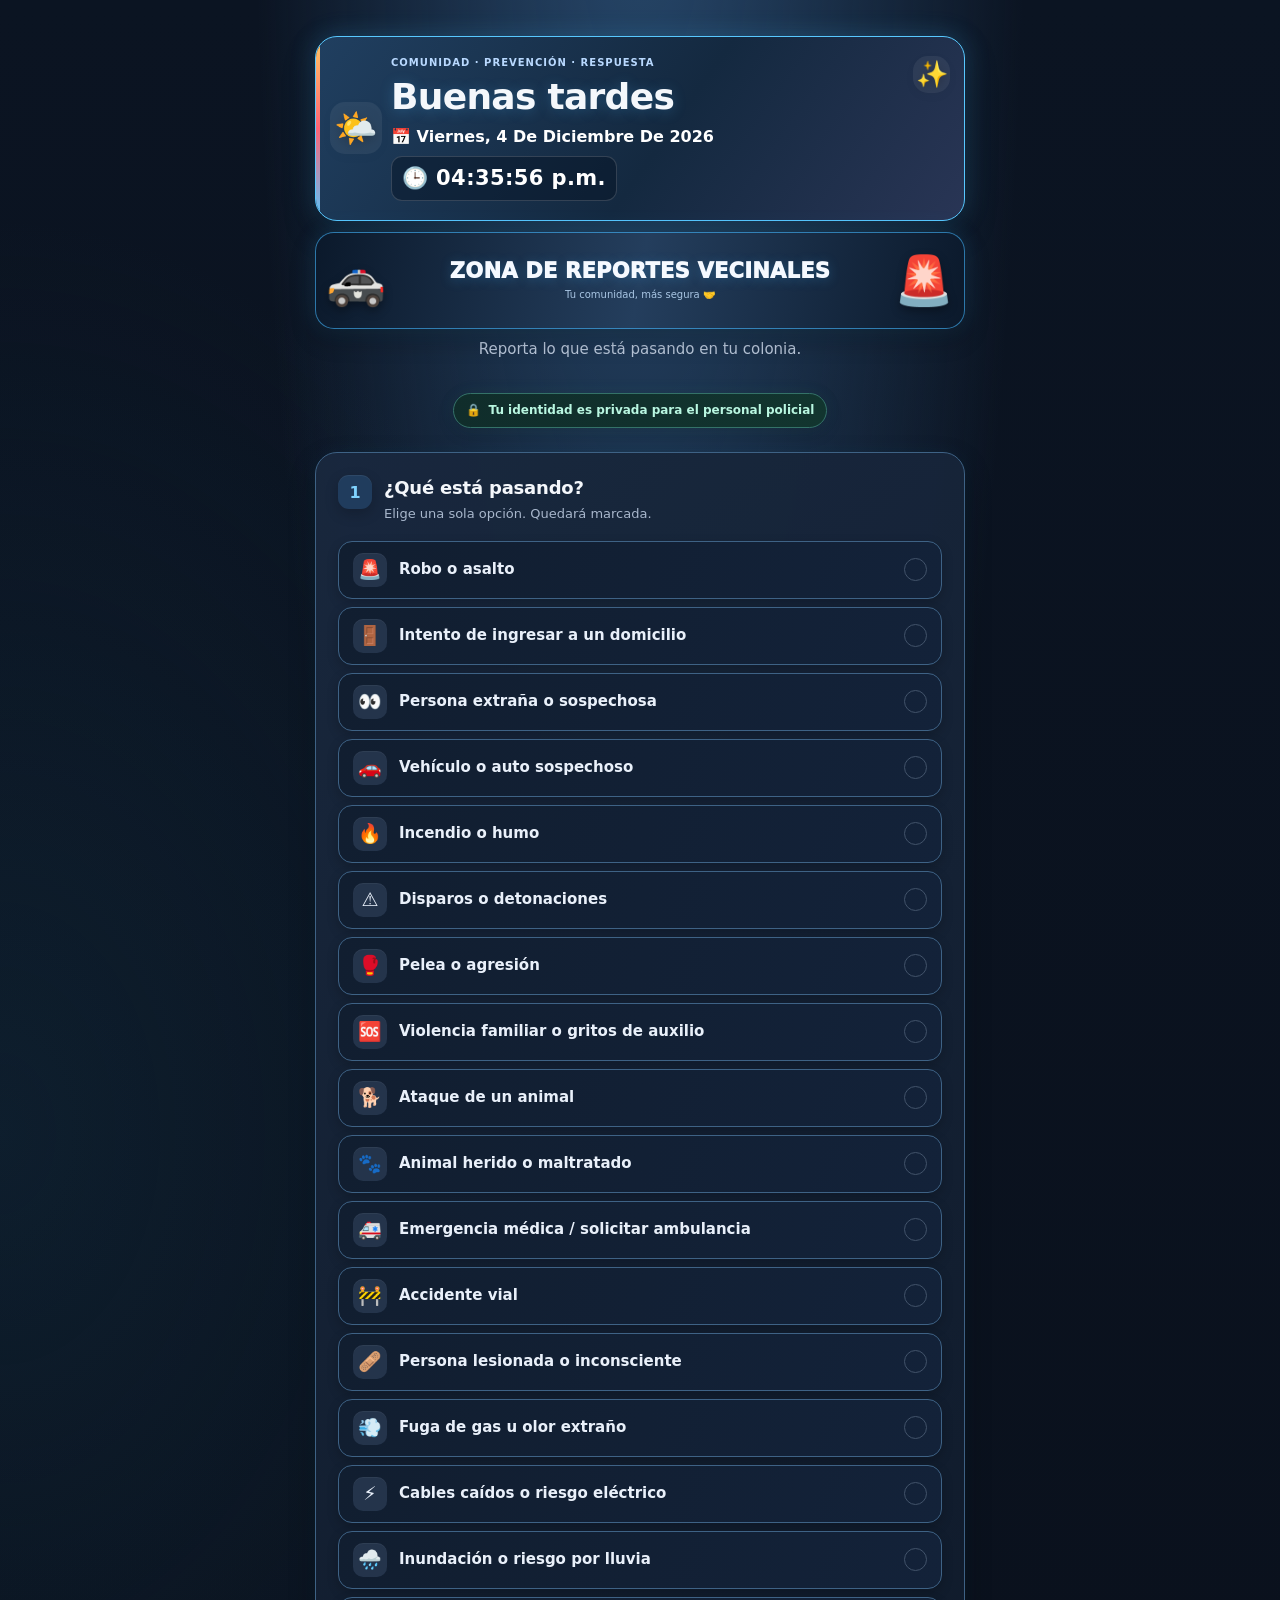
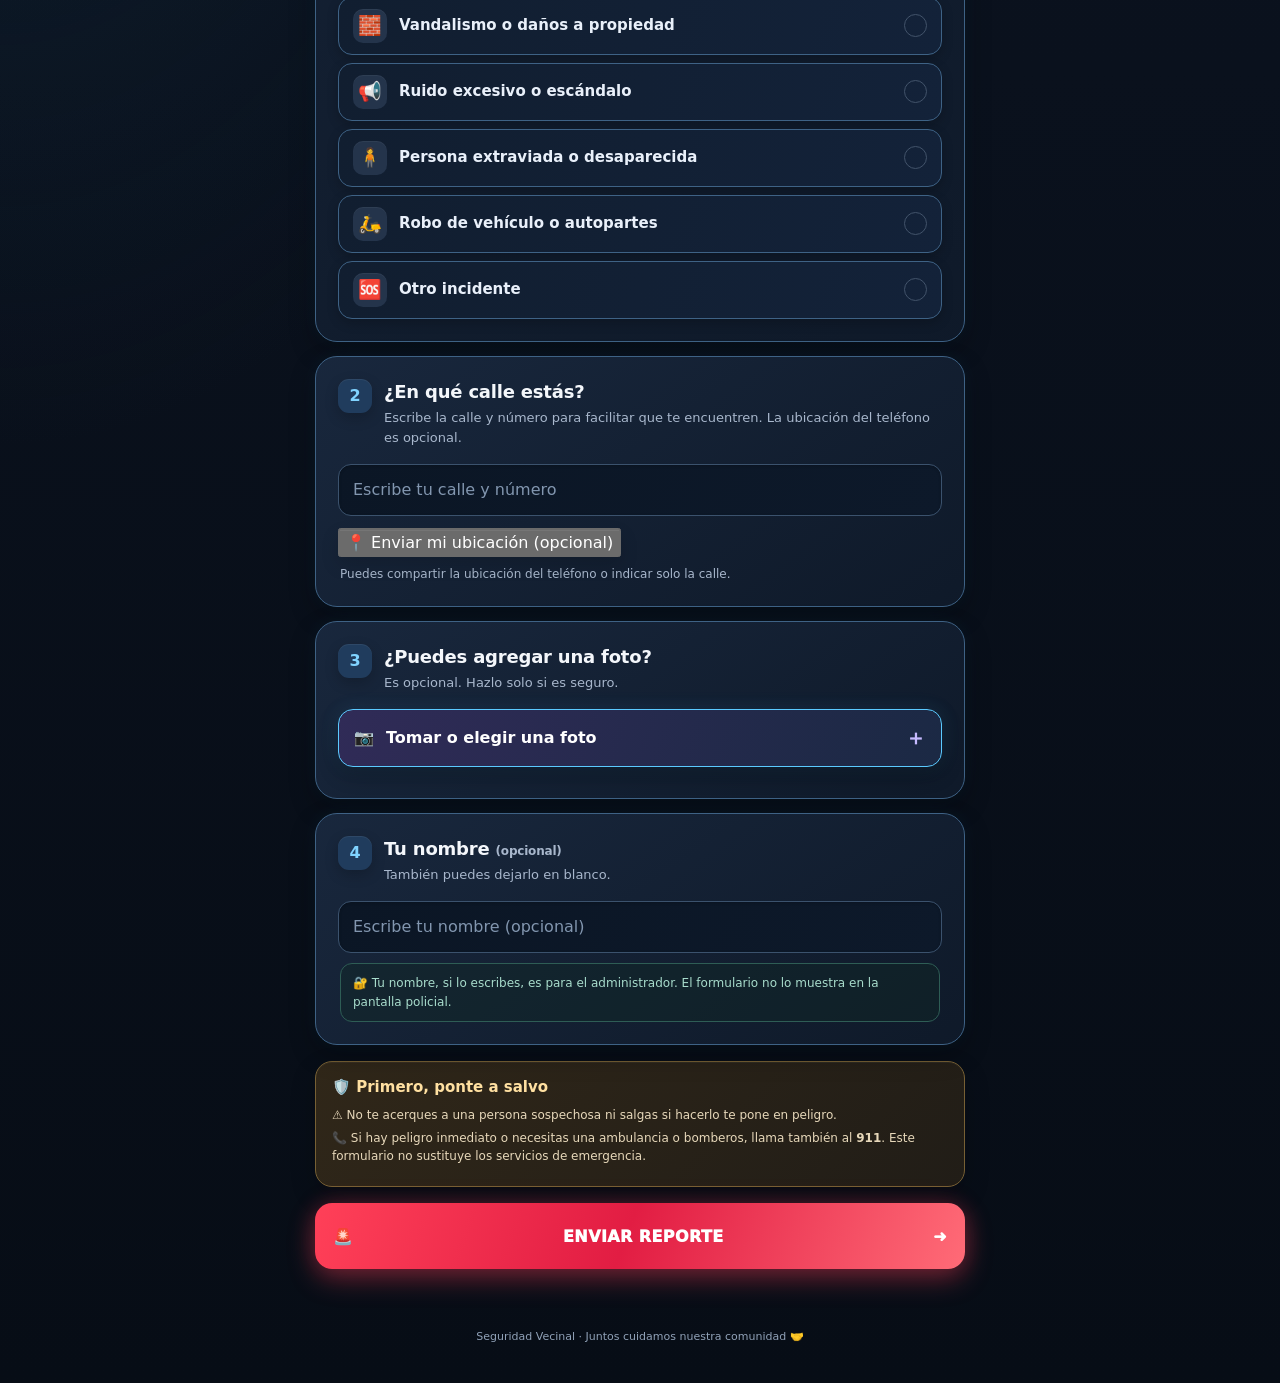
<file: index.html>
<!DOCTYPE html>
<html lang="es">
<head>
  <meta charset="UTF-8">
  <meta name="viewport" content="width=device-width, initial-scale=1, viewport-fit=cover">
  <meta name="theme-color" content="#101827">
  <title>Seguridad Vecinal | Reporte</title>
  <link rel="stylesheet" href="css/estilos.css?v=20261020-2">
</head>
<body>
  <main class="contenedor">
    <header class="hero">
      <section class="saludo-banner" aria-label="Saludo y fecha actual">
        <span id="emojiSaludo" class="emoji-hora" aria-hidden="true">🌤️</span>
        <div class="saludo-textos">
          <p class="eyebrow">COMUNIDAD · PREVENCIÓN · RESPUESTA</p>
          <h1 id="saludo">Buenas tardes</h1>
          <p id="fechaActual" class="fecha-actual">Cargando fecha…</p>
          <p id="horaActual" class="hora-actual" aria-live="off">🕒 Cargando hora…</p>
        </div>
        <span id="emojiClima" class="emoji-hora emoji-secundario" aria-hidden="true">✨</span>
      </section>
      <section class="titulo-banner" aria-label="Reportes vecinales">
        <span class="vehiculo-animado patrulla" aria-hidden="true">🚓</span>
        <div><h2>ZONA DE REPORTES VECINALES</h2><p>Tu comunidad, más segura 🤝</p></div>
        <span class="vehiculo-animado torreta" aria-hidden="true">🚨</span>
      </section>
      <p class="subtitulo">Reporta lo que está pasando en tu colonia.</p>
      <div class="confianza"><span>🔒</span> Tu identidad es privada para el personal policial</div>
    </header>

    <section class="panel">
      <div class="paso"><span>1</span><div><h2>¿Qué está pasando?</h2><p>Elige una sola opción. Quedará marcada.</p></div></div>
      <div class="tipos" id="tipos" role="group" aria-label="Tipo de reporte">
        <button type="button" class="tipo" data-tipo="Robo o asalto"><span class="emoji">🚨</span><span>Robo o asalto</span><span class="marca">✓</span></button>
        <button type="button" class="tipo" data-tipo="Intento de ingresar a un domicilio"><span class="emoji">🚪</span><span>Intento de ingresar a un domicilio</span><span class="marca">✓</span></button>
        <button type="button" class="tipo" data-tipo="Persona extraña o sospechosa"><span class="emoji">👀</span><span>Persona extraña o sospechosa</span><span class="marca">✓</span></button>
        <button type="button" class="tipo" data-tipo="Vehículo o auto sospechoso"><span class="emoji">🚗</span><span>Vehículo o auto sospechoso</span><span class="marca">✓</span></button>
        <button type="button" class="tipo" data-tipo="Incendio o humo"><span class="emoji">🔥</span><span>Incendio o humo</span><span class="marca">✓</span></button>
        <button type="button" class="tipo" data-tipo="Disparos o detonaciones"><span class="emoji">⚠️</span><span>Disparos o detonaciones</span><span class="marca">✓</span></button>
        <button type="button" class="tipo" data-tipo="Pelea o agresión"><span class="emoji">🥊</span><span>Pelea o agresión</span><span class="marca">✓</span></button>
        <button type="button" class="tipo" data-tipo="Violencia familiar o gritos de auxilio"><span class="emoji">🆘</span><span>Violencia familiar o gritos de auxilio</span><span class="marca">✓</span></button>
        <button type="button" class="tipo" data-tipo="Ataque de un animal"><span class="emoji">🐕</span><span>Ataque de un animal</span><span class="marca">✓</span></button>
        <button type="button" class="tipo" data-tipo="Animal herido o maltratado"><span class="emoji">🐾</span><span>Animal herido o maltratado</span><span class="marca">✓</span></button>
        <button type="button" class="tipo" data-tipo="Emergencia médica / solicitar ambulancia"><span class="emoji">🚑</span><span>Emergencia médica / solicitar ambulancia</span><span class="marca">✓</span></button>
        <button type="button" class="tipo" data-tipo="Accidente vial"><span class="emoji">🚧</span><span>Accidente vial</span><span class="marca">✓</span></button>
        <button type="button" class="tipo" data-tipo="Persona lesionada o inconsciente"><span class="emoji">🩹</span><span>Persona lesionada o inconsciente</span><span class="marca">✓</span></button>
        <button type="button" class="tipo" data-tipo="Fuga de gas u olor extraño"><span class="emoji">💨</span><span>Fuga de gas u olor extraño</span><span class="marca">✓</span></button>
        <button type="button" class="tipo" data-tipo="Cables caídos o riesgo eléctrico"><span class="emoji">⚡</span><span>Cables caídos o riesgo eléctrico</span><span class="marca">✓</span></button>
        <button type="button" class="tipo" data-tipo="Inundación o riesgo por lluvia"><span class="emoji">🌧️</span><span>Inundación o riesgo por lluvia</span><span class="marca">✓</span></button>
        <button type="button" class="tipo" data-tipo="Vandalismo o daños a propiedad"><span class="emoji">🧱</span><span>Vandalismo o daños a propiedad</span><span class="marca">✓</span></button>
        <button type="button" class="tipo" data-tipo="Ruido excesivo o escándalo"><span class="emoji">📢</span><span>Ruido excesivo o escándalo</span><span class="marca">✓</span></button>
        <button type="button" class="tipo" data-tipo="Persona extraviada o desaparecida"><span class="emoji">🧍</span><span>Persona extraviada o desaparecida</span><span class="marca">✓</span></button>
        <button type="button" class="tipo" data-tipo="Robo de vehículo o autopartes"><span class="emoji">🛵</span><span>Robo de vehículo o autopartes</span><span class="marca">✓</span></button>
        <button type="button" class="tipo" data-tipo="Otro incidente"><span class="emoji">🆘</span><span>Otro incidente</span><span class="marca">✓</span></button>
      </div>
      <input type="hidden" id="tipoSeleccionado" value="">
    </section>

    <section class="panel">
      <div class="paso"><span>2</span><div><h2>¿En qué calle estás?</h2><p>Escribe la calle y número para facilitar que te encuentren. La ubicación del teléfono es opcional.</p></div></div>
      <input type="text" id="calle" placeholder="Escribe tu calle y número" autocomplete="street-address" maxlength="200">
      <button type="button" id="btnUbicacion" class="grande">📍 Enviar mi ubicación (opcional)</button>
      <p id="estadoUbicacion" class="estado" role="status">Puedes compartir la ubicación del teléfono o indicar solo la calle.</p>
    </section>

    <section class="panel">
      <div class="paso"><span>3</span><div><h2>¿Puedes agregar una foto?</h2><p>Es opcional. Hazlo solo si es seguro.</p></div></div>
      <input type="file" id="inputFoto" accept="image/*" capture="environment" hidden>
      <button type="button" id="btnFoto" class="accion foto">📷 <span>Tomar o elegir una foto</span><b>＋</b></button>
      <img id="miniatura" alt="Vista previa de la foto" hidden>
      <p id="estadoFoto" class="estado"></p>
    </section>

    <section class="panel">
      <div class="paso"><span>4</span><div><h2>Tu nombre <small>(opcional)</small></h2><p>También puedes dejarlo en blanco.</p></div></div>
      <input type="text" id="nombre" placeholder="Escribe tu nombre (opcional)" autocomplete="name" maxlength="100">
      <p class="privacidad">🔐 Tu nombre, si lo escribes, es para el administrador. El formulario no lo muestra en la pantalla policial.</p>
    </section>

    <section class="seguridad">
      <h3>🛡️ Primero, ponte a salvo</h3>
      <p>⚠️ No te acerques a una persona sospechosa ni salgas si hacerlo te pone en peligro.</p>
      <p>📞 Si hay peligro inmediato o necesitas una ambulancia o bomberos, llama también al <strong>911</strong>. Este formulario no sustituye los servicios de emergencia.</p>
    </section>

    <button type="button" id="btnEnviar" class="enviar"><span>🚨</span><span>ENVIAR REPORTE</span><span>➜</span></button>
    <p id="resultado" class="resultado" role="status" aria-live="polite"></p>
    <footer>Seguridad Vecinal · Juntos cuidamos nuestra comunidad 🤝</footer>
  </main>
  <script src="js/config.js?v=20261014-3"></script>
  <script src="js/formulario.js?v=20261020-2"></script>
  <script src="js/envio.js?v=20261018-1"></script>
</body>
</html>
</file>
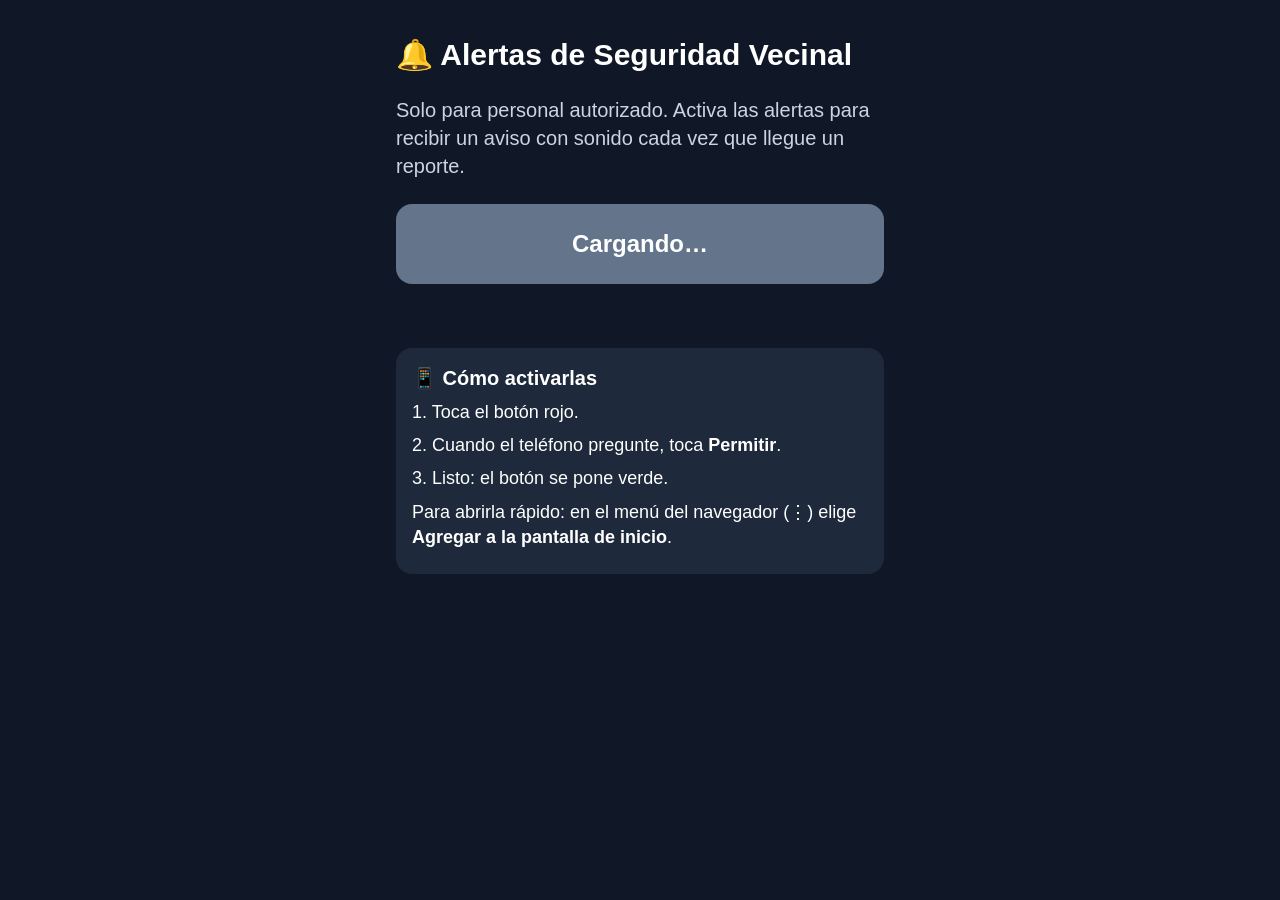
<file: avisos.html>
<!DOCTYPE html>
<html lang="es">
<head>
  <meta charset="UTF-8">
  <meta name="viewport" content="width=device-width, initial-scale=1">
  <meta name="robots" content="noindex, nofollow">
  <title>Alertas | Seguridad Vecinal</title>
  <style>
    * { box-sizing: border-box; }
    body {
      margin: 0;
      background: #101827;
      color: #ffffff;
      font-family: Arial, Helvetica, sans-serif;
      font-size: 20px;
      line-height: 1.4;
    }
    main { max-width: 520px; margin: 0 auto; padding: 24px 16px 40px; }
    h1 { font-size: 30px; margin: 10px 0; }
    .aviso { color: #cbd5e1; margin-bottom: 24px; }
    button {
      width: 100%;
      min-height: 80px;
      font-size: 24px;
      font-weight: bold;
      border: none;
      border-radius: 16px;
      background: #d90429;
      color: #ffffff;
      padding: 12px;
    }
    button.listo { background: #198754; }
    button:disabled { background: #64748b; }
    #estado { margin: 16px 0; font-weight: bold; min-height: 28px; }
    section {
      background: #1e293b;
      border-radius: 16px;
      padding: 16px;
      margin-top: 20px;
      font-size: 18px;
    }
    section h2 { font-size: 20px; margin: 0 0 8px; }
    section p { margin: 0 0 8px; }
  </style>
  <script src="https://cdn.onesignal.com/sdks/web/v16/OneSignalSDK.page.js" defer></script>
</head>
<body>
  <main>
    <h1>🔔 Alertas de Seguridad Vecinal</h1>
    <p class="aviso">Solo para personal autorizado. Activa las alertas para recibir un aviso con sonido cada vez que llegue un reporte.</p>

    <button type="button" id="btnActivar" disabled>Cargando…</button>
    <p id="estado" role="status"></p>

    <section>
      <h2>📱 Cómo activarlas</h2>
      <p>1. Toca el botón rojo.</p>
      <p>2. Cuando el teléfono pregunte, toca <strong>Permitir</strong>.</p>
      <p>3. Listo: el botón se pone verde.</p>
      <p>Para abrirla rápido: en el menú del navegador (⋮) elige <strong>Agregar a la pantalla de inicio</strong>.</p>
    </section>
  </main>

  <script>
    window.OneSignalDeferred = window.OneSignalDeferred || [];

    const boton = document.getElementById("btnActivar");
    const estado = document.getElementById("estado");

    function mostrarActivo() {
      boton.textContent = "✅ Alertas activadas";
      boton.classList.add("listo");
      boton.disabled = true;
      estado.textContent = "Recibirás una alerta con sonido cuando llegue un reporte.";
    }

    function mostrarListo() {
      boton.textContent = "🔔 Activar alertas";
      boton.disabled = false;
    }

    OneSignalDeferred.push(async function (OneSignal) {
      await OneSignal.init({
        appId: "2de8dd15-37dd-4804-b646-39dfdca09887",
        serviceWorkerPath: "OneSignalSDKWorker.js",
        serviceWorkerParam: { scope: "/Seguridad-vecinal-/" },
        notifyButton: { enable: false }
      });

      if (!OneSignal.Notifications.isPushSupported()) {
        boton.textContent = "No disponible";
        estado.textContent = "Este navegador no permite alertas. Abre esta página con Chrome.";
        return;
      }

      if (OneSignal.User.PushSubscription.optedIn) {
        mostrarActivo();
      } else {
        mostrarListo();
      }

      OneSignal.User.PushSubscription.addEventListener("change", function (evento) {
        if (evento.current.optedIn) mostrarActivo();
      });

      boton.addEventListener("click", async function () {
        estado.textContent = "Esperando tu permiso…";
        try {
          await OneSignal.Notifications.requestPermission();
          if (OneSignal.Notifications.permission) {
            await OneSignal.User.PushSubscription.optIn();
          } else {
            estado.textContent =
              "Las alertas están bloqueadas. Activa los permisos de notificaciones de este sitio en los ajustes del navegador.";
          }
        } catch (e) {
          estado.textContent = "No se pudo activar. Intenta de nuevo.";
        }
      });
    });
  </script>
</body>
</html>
</file>
<file: css/estilos.css>
:root{color-scheme:dark;--fondo:#0b1220;--panel:#131f32;--borde:#263750;--texto:#f4f7fb;--suave:#a8b7cc;--azul:#43b8ff;--rojo:#ff4058;--verde:#3bd6a0}
*{box-sizing:border-box}
html{background:var(--fondo);scroll-behavior:smooth}
body{margin:0;background:radial-gradient(ellipse at 50% -10%,#243b60 0%,#0b1220 52%);color:var(--texto);font-family:system-ui,-apple-system,BlinkMacSystemFont,"Segoe UI",sans-serif;line-height:1.45}
button,input{font:inherit}
.contenedor{width:min(100% - 24px,620px);margin:0 auto;padding:18px 0 30px}
.hero{text-align:center;padding:24px 15px 25px}
.escudo{display:grid;place-items:center;width:76px;height:76px;margin:0 auto 12px;border-radius:24px;background:linear-gradient(145deg,#ff596a,#c81939);box-shadow:0 12px 32px #ff40582e;font-size:38px}
.eyebrow{font-size:10px;letter-spacing:2px;color:#91a8c6;font-weight:800;margin:0 0 8px}
h1{font-size:clamp(27px,7vw,38px);line-height:1.1;margin:0;font-weight:850;letter-spacing:-1px}
.subtitulo{color:#bac8db;margin:10px 0 17px;font-size:15px}
.confianza{display:inline-flex;gap:8px;align-items:center;padding:8px 12px;border:1px solid #31514f;background:#102c2b;border-radius:999px;color:#b9f7e1;font-size:12px;font-weight:700}
.panel{background:linear-gradient(145deg,#17243a,#111b2c);border:1px solid var(--borde);border-radius:22px;padding:18px;margin:0 0 14px;box-shadow:0 8px 24px #0000001c}
.paso{display:flex;align-items:flex-start;gap:12px;margin:0 0 16px}
.paso>span{flex:0 0 34px;height:34px;display:grid;place-items:center;border-radius:11px;background:#203c5d;color:#80d3ff;font-weight:900;font-size:16px}
h2{font-size:18px;margin:0 0 3px;font-weight:800}
.paso p{margin:0;color:var(--suave);font-size:12px}
.paso small{font-size:12px;color:var(--suave);font-weight:600}
.tipos{display:flex;flex-direction:column;gap:8px}
.tipo{position:relative;display:flex;align-items:center;gap:12px;width:100%;min-height:54px;padding:10px 14px;border:1px solid #31435d;border-radius:14px;background:#101a2b;color:#e9f0fa;text-align:left;font-size:14px;font-weight:700;cursor:pointer;transition:background .15s,border-color .15s,transform .15s; -webkit-tap-highlight-color:transparent}
.tipo:active{transform:scale(.99)}
.tipo .emoji{display:grid;place-items:center;flex:0 0 34px;height:34px;border-radius:10px;background:#24344b;font-size:19px}
.tipo .marca{margin-left:auto;display:grid;place-items:center;width:23px;height:23px;border:1px solid #42536a;border-radius:50%;color:transparent;font-size:13px}
.tipo[aria-pressed="true"]{background:linear-gradient(100deg,#163d5b,#18344b);border:2px solid var(--azul);padding:9px 13px;box-shadow:0 0 0 3px #43b8ff17}
.tipo[aria-pressed="true"] .emoji{background:#1e5576}
.tipo[aria-pressed="true"] .marca{background:var(--azul);border-color:var(--azul);color:#061523}
.accion{display:flex;align-items:center;gap:12px;width:100%;min-height:58px;padding:12px 15px;border:1px solid #376082;border-radius:15px;background:linear-gradient(100deg,#173c5a,#172b43);color:white;font-weight:800;text-align:left;cursor:pointer}
.accion span{flex:1}.accion b{font-size:21px;color:#80d3ff}
.foto{background:linear-gradient(100deg,#342c60,#202543);border-color:#554b8d}
.foto b{color:#c6baff}
.estado{font-size:12px;color:var(--suave);margin:9px 2px 0;overflow-wrap:anywhere}
#miniatura{display:block;max-width:100%;max-height:240px;object-fit:contain;border-radius:13px;margin-top:12px;border:1px solid var(--borde)}
input[type="text"]{display:block;width:100%;min-height:52px;padding:12px 14px;border:1px solid #394b64;border-radius:13px;background:#0d1726;color:white;outline:none}
input[type="text"]:focus{border-color:var(--azul);box-shadow:0 0 0 3px #43b8ff20}
.privacidad{color:#a8dccc;font-size:12px;margin:10px 2px 0}
.seguridad{border:1px solid #69512a;background:#2a2316;border-radius:17px;padding:15px 16px;margin:16px 0}
.seguridad h3{font-size:15px;margin:0 0 8px;color:#ffe0a1}
.seguridad p{font-size:12px;color:#e7d8ba;margin:6px 0}
.enviar{display:flex;align-items:center;justify-content:space-between;gap:12px;width:100%;min-height:64px;padding:16px 18px;border:0;border-radius:17px;background:linear-gradient(110deg,#ff4c5f,#d91e3e);color:#fff;font-size:16px;font-weight:950;letter-spacing:.4px;box-shadow:0 12px 30px #ed294433;cursor:pointer}
.enviar:disabled{opacity:.65;cursor:wait}
.resultado{min-height:18px;text-align:center;font-size:13px;font-weight:700;color:#b7f5dc;margin:12px 4px}
footer{text-align:center;color:#73859e;font-size:11px;padding:10px 0 0}
button:focus-visible{outline:3px solid #fff;outline-offset:3px}
[hidden]{display:none!important}
@media(min-width:500px){.contenedor{padding-top:28px}.panel{padding:22px}.tipo{min-height:57px;font-size:15px}}

/* Banners de bienvenida y reportes vecinales */
.hero{padding:10px 0 22px}
.saludo-banner{position:relative;display:flex;align-items:center;justify-content:space-between;gap:9px;overflow:hidden;text-align:left;padding:17px 14px;border:1px solid #3a5273;border-radius:22px;background:linear-gradient(125deg,#1c3453 0%,#142238 58%,#202b49 100%);box-shadow:0 12px 32px #0003}
.saludo-banner:before{content:"";position:absolute;inset:0 auto 0 0;width:4px;background:linear-gradient(#ffca62,#ff6476,#55c7ff)}
.saludo-textos{flex:1;min-width:0}
.saludo-banner .eyebrow{font-size:9px;letter-spacing:1.35px;margin:0 0 6px}
.saludo-banner h1{font-size:clamp(23px,6vw,32px);letter-spacing:-.7px}
.fecha-actual{margin:7px 0 0;color:#d2e3fa;font-size:12px;font-weight:650;text-transform:capitalize}
.emoji-hora{flex:0 0 auto;display:grid;place-items:center;width:46px;height:46px;border-radius:15px;background:#ffffff10;font-size:31px;filter:drop-shadow(0 3px 5px #0004);animation:flotarEmoji 2.6s ease-in-out infinite}
.emoji-secundario{font-size:24px;width:33px;height:33px;align-self:flex-start;animation:brillarEmoji 1.8s ease-in-out infinite}
.titulo-banner{display:flex;align-items:center;justify-content:space-between;gap:5px;margin-top:11px;padding:13px 10px;border:1px solid #38536e;border-radius:19px;background:linear-gradient(100deg,#101d30,#1b2d46 50%,#101d30);box-shadow:inset 0 1px #ffffff0a,0 9px 24px #0002}
.titulo-banner>div{flex:1;text-align:center;min-width:0}
.titulo-banner h2{font-size:clamp(14px,4vw,19px);letter-spacing:.7px;font-weight:950;margin:0;color:#f5f9ff;text-shadow:0 2px 12px #43b8ff40}
.titulo-banner p{font-size:10px;color:#a9c6e4;margin:4px 0 0}
.vehiculo-animado{display:inline-block;flex:0 0 auto;font-size:clamp(30px,8vw,40px);filter:drop-shadow(0 4px 5px #0005)}
.patrulla{animation:patrullaMovimiento 2.8s ease-in-out infinite}
.torreta{animation:destelloTorreta .85s steps(2,end) infinite}
.confianza{margin-top:15px}
@keyframes flotarEmoji{0%,100%{transform:translateY(0) rotate(-4deg)}50%{transform:translateY(-5px) rotate(4deg)}}
@keyframes brillarEmoji{0%,100%{transform:scale(.92);opacity:.72}50%{transform:scale(1.12);opacity:1}}
@keyframes patrullaMovimiento{0%,100%{transform:translateX(0) rotate(0)}25%{transform:translateX(3px) rotate(-2deg)}55%{transform:translateX(-2px) rotate(1deg)}}
@keyframes destelloTorreta{0%,49%{filter:drop-shadow(0 0 2px #ff4357);transform:scale(1)}50%,100%{filter:drop-shadow(0 0 12px #ff4357);transform:scale(1.08)}}
@media(prefers-reduced-motion:reduce){.emoji-hora,.emoji-secundario,.patrulla,.torreta{animation:none!important}}


/* Actualización visual: hora grande, animaciones evidentes y lectura accesible */
.saludo-banner{padding:19px 14px;border-color:#5a7da7;background:linear-gradient(125deg,#24466c 0%,#172d49 55%,#303b67 100%);animation:entradaBanner .7s ease-out both}
.saludo-banner h1{font-size:clamp(27px,7vw,36px);line-height:1.12;text-shadow:0 2px 14px #4bbdff40}
.saludo-banner .eyebrow{font-size:10px;font-weight:850;letter-spacing:1px;color:#b9d9ff}
.fecha-actual{font-size:clamp(13px,3.7vw,16px);line-height:1.4;color:#fff;margin-top:9px}
.hora-actual{display:inline-flex;align-items:center;gap:6px;margin:8px 0 0;padding:6px 10px;border-radius:11px;background:#07152680;border:1px solid #ffffff28;color:#fff;font-size:clamp(17px,4.5vw,21px);font-weight:900;letter-spacing:.4px;font-variant-numeric:tabular-nums}
.titulo-banner{min-height:78px;border-color:#5c7595;background:linear-gradient(100deg,#0b192b,#243e5d 50%,#0b192b);animation:entradaBanner .85s .1s ease-out both}
.titulo-banner h2{font-size:clamp(15px,4.2vw,21px);line-height:1.25;letter-spacing:.25px}
.vehiculo-animado{font-size:clamp(36px,10vw,48px)}
.patrulla{animation:patrullaMovimiento 1.8s ease-in-out infinite,lucesPatrulla 1s steps(2,end) infinite}
.torreta{animation:destelloTorreta .55s steps(2,end) infinite}
.emoji-hora{width:52px;height:52px;font-size:35px;animation:flotarEmoji 1.8s ease-in-out infinite,brilloEmojiHora 2s ease-in-out infinite}
.emoji-secundario{width:37px;height:37px;font-size:26px;animation:brillarEmoji 1.2s ease-in-out infinite}
@keyframes entradaBanner{from{opacity:0;transform:translateY(12px)}to{opacity:1;transform:translateY(0)}}
@keyframes lucesPatrulla{0%,49%{filter:drop-shadow(0 0 2px #ff3b54)}50%,100%{filter:drop-shadow(0 0 12px #4bbdff)}}
@keyframes brilloEmojiHora{0%,100%{filter:drop-shadow(0 0 2px #fff2)}50%{filter:drop-shadow(0 0 12px #ffdc78)}}
@media(prefers-reduced-motion:reduce){.saludo-banner,.titulo-banner{animation:none!important}}

/* Espacio entre el campo de calle y el botón de ubicación */
#calle {
  margin-bottom: 12px;
}


/* ===== PULIDO VISUAL PROFESIONAL · FORMULARIO DEL VECINO ===== */
:root{--sv-luz:#55c8ff;--sv-luz-suave:#9be5ff;--sv-borde-luz:#3d6788}
body{
  overflow-x:hidden;
  background:
    radial-gradient(ellipse at 50% -12%,#294b70 0%,transparent 43%),
    radial-gradient(ellipse at 0% 38%,#14364a55 0%,transparent 35%),
    linear-gradient(180deg,#0b1422 0%,#0a111d 56%,#070d16 100%);
}
.contenedor{width:min(100% - 24px,650px);padding-top:clamp(14px,3vw,28px);padding-bottom:38px}
.hero{padding:8px 0 24px}
.saludo-banner{
  border-color:#5d83aa;
  background:linear-gradient(125deg,#203f60 0%,#142940 54%,#293555 100%);
  box-shadow:0 15px 38px #0004,0 0 28px #55c8ff0c,inset 0 1px #ffffff14;
}
.saludo-banner:after{
  content:"";position:absolute;inset:0;left:-120%;width:65%;pointer-events:none;
  background:linear-gradient(100deg,transparent,#ffffff12,transparent);
  transform:skewX(-18deg);animation:svBrilloBanner 8s ease-in-out infinite;
}
.titulo-banner{
  position:relative;overflow:hidden;
  border-color:#4b6d8d;
  box-shadow:0 12px 28px #0003,inset 0 1px #ffffff12,0 0 20px #55c8ff0a;
}
.titulo-banner:after{
  content:"";position:absolute;inset:0;pointer-events:none;
  background:linear-gradient(100deg,transparent 18%,#ffffff0a 50%,transparent 82%);
  transform:translateX(-100%);animation:svBrilloTitulo 6s ease-in-out infinite;
}
.confianza{
  box-shadow:0 5px 18px #0002,0 0 18px #3bd6a010;
  border-color:#347268;background:linear-gradient(100deg,#102d2b,#12352f);
}
.panel{
  position:relative;isolation:isolate;
  border-color:#2b4059;
  background:linear-gradient(145deg,rgba(25,40,62,.98),rgba(15,26,42,.98));
  box-shadow:0 12px 30px #00000026,inset 0 1px #ffffff09;
  transition:border-color .22s,box-shadow .22s,transform .22s;
  animation:svPanelEntrada .48s ease both;
}
.panel:nth-of-type(2){animation-delay:.04s}
.panel:nth-of-type(3){animation-delay:.08s}
.panel:nth-of-type(4){animation-delay:.12s}
.panel:nth-of-type(5){animation-delay:.16s}
.paso>span{box-shadow:0 5px 14px #0003,inset 0 1px #ffffff10}
.paso h2{letter-spacing:-.2px}
.paso p{font-size:13px;line-height:1.55}
.tipo,.accion,.grande,input[type="text"]{
  transition:transform .18s ease,border-color .2s,background .2s,box-shadow .2s,filter .2s;
}
.tipo{min-height:58px;border-color:#344b66;background:linear-gradient(110deg,#111e30,#132239)}
.tipo .emoji{box-shadow:inset 0 1px #ffffff0c}
.tipo[aria-pressed="true"]{
  border-color:var(--sv-luz);background:linear-gradient(105deg,#174667,#18374e);
  box-shadow:0 0 0 3px #55c8ff18,0 7px 20px #0002;
}
.accion,.grande{
  position:relative;isolation:isolate;overflow:hidden;
  box-shadow:0 8px 18px #0002,inset 0 1px #ffffff12;
}
.accion:after,.grande:after,.enviar:after{
  content:"";position:absolute;inset:0;pointer-events:none;
  background:linear-gradient(110deg,transparent 20%,#ffffff18 48%,transparent 70%);
  transform:translateX(-130%);transition:transform .5s ease;
}
.foto{background:linear-gradient(110deg,#302b57,#1b2944);border-color:#56558a}
input[type="text"]{
  border-color:#3b526d;background:linear-gradient(120deg,#0b1625,#0d192a);
  box-shadow:inset 0 1px 3px #0003;
}
input[type="text"]::placeholder{color:#8296af;opacity:1}
input[type="text"]:focus{
  border-color:var(--sv-luz);background:#0d1c2d;
  box-shadow:0 0 0 3px #55c8ff20,0 0 18px #55c8ff0b;
}
#miniatura{box-shadow:0 10px 24px #0004}
.privacidad{padding:10px 12px;border:1px solid #2e5d55;border-radius:12px;background:#10292366;line-height:1.55}
.seguridad{
  border-color:#776034;
  background:linear-gradient(135deg,#302719,#211d17);
  box-shadow:0 10px 26px #0003,inset 0 1px #ffffff0b;
}
.enviar{
  position:relative;isolation:isolate;overflow:hidden;
  min-height:66px;
  background:linear-gradient(105deg,#ff4c5f 0%,#e62d49 48%,#b91f3c 100%);
  box-shadow:0 12px 28px #ed294433,inset 0 1px #ffffff25;
  transition:transform .18s,filter .18s,box-shadow .2s;
}
.enviar:disabled{filter:saturate(.65)}
.resultado{padding:0 8px;line-height:1.55}
footer{padding-top:18px;color:#91a2b8}
@media(hover:hover) and (pointer:fine){
  .panel:hover{border-color:#3b5876;box-shadow:0 16px 34px #0003,inset 0 1px #ffffff0c}
  .tipo:hover,.accion:hover,.grande:hover{transform:translateY(-1px);filter:brightness(1.08);border-color:#5e91b6}
  .accion:hover:after,.grande:hover:after,.enviar:hover:after{transform:translateX(130%)}
  .enviar:hover:not(:disabled){transform:translateY(-2px);filter:brightness(1.06);box-shadow:0 16px 34px #ed29444a,inset 0 1px #ffffff30}
}
.tipo:focus-visible,.accion:focus-visible,.grande:focus-visible,.enviar:focus-visible{
  outline:3px solid #d8f4ff;outline-offset:3px
}
.tipo:active,.accion:active,.grande:active,.enviar:active:not(:disabled){transform:scale(.99)}
@keyframes svBrilloBanner{0%,65%{left:-120%;opacity:0}72%{opacity:1}90%,100%{left:160%;opacity:0}}
@keyframes svBrilloTitulo{0%,62%{transform:translateX(-100%)}88%,100%{transform:translateX(100%)}}
@keyframes svPanelEntrada{from{opacity:.5;transform:translateY(8px)}to{opacity:1;transform:translateY(0)}}
@media(max-width:380px){
  .contenedor{width:min(100% - 18px,650px)}
  .saludo-banner{padding:15px 10px;gap:6px}
  .saludo-banner .eyebrow{letter-spacing:.7px;font-size:9px}
  .confianza{font-size:11px;padding:8px 10px}
  .panel{padding:15px}
}
@media(prefers-reduced-motion:reduce){
  .saludo-banner:after,.titulo-banner:after,.panel{animation:none!important}
  .panel,.tipo,.accion,.grande,input[type="text"],.enviar{transition:none!important}
  .accion:after,.grande:after,.enviar:after{display:none}
}

/* ===== BRILLO VISIBLE EN CELULAR · SEGURIDAD VECINAL ===== */
.saludo-banner{border-color:#58c8ff!important;box-shadow:0 12px 32px #0005,0 0 24px #43b8ff42!important;animation:segBannerGlow 3s ease-in-out infinite}
.saludo-banner:after{content:"";position:absolute;inset:-30% auto -30% -55%;width:34%;transform:skewX(-20deg);background:linear-gradient(90deg,transparent,#ffffff40,transparent);pointer-events:none;animation:segLightSweep 5s ease-in-out infinite}
.titulo-banner{border-color:#43b8ff99!important;box-shadow:0 9px 24px #0005,0 0 22px #43b8ff30!important}
.panel{border-color:#3e6285!important;box-shadow:0 10px 26px #0005,0 0 18px #43b8ff12!important}
.tipo{border-color:#3e6285!important;box-shadow:0 4px 12px #0003;transition:transform .2s,border-color .2s,box-shadow .2s,background .2s!important}
.tipo[aria-pressed="true"]{box-shadow:0 0 0 3px #43b8ff24,0 0 24px #43b8ff55!important}
.accion{border-color:#5bcaff!important;box-shadow:0 7px 20px #0005,0 0 18px #43b8ff25!important}
.enviar{background:linear-gradient(110deg,#ff4058,#e21d43 48%,#ff6b77)!important;box-shadow:0 10px 28px #ff405855,0 0 25px #ff405833!important;animation:segSendGlow 2.2s ease-in-out infinite}
@keyframes segBannerGlow{50%{box-shadow:0 12px 32px #0005,0 0 36px #43b8ff68}}
@keyframes segLightSweep{0%,60%{left:-55%;opacity:0}70%{opacity:1}100%{left:140%;opacity:0}}
@keyframes segSendGlow{50%{box-shadow:0 10px 32px #ff405877,0 0 35px #ff405855}}
@media(prefers-reduced-motion:reduce){.saludo-banner,.saludo-banner:after,.enviar{animation:none!important}}
</file>
